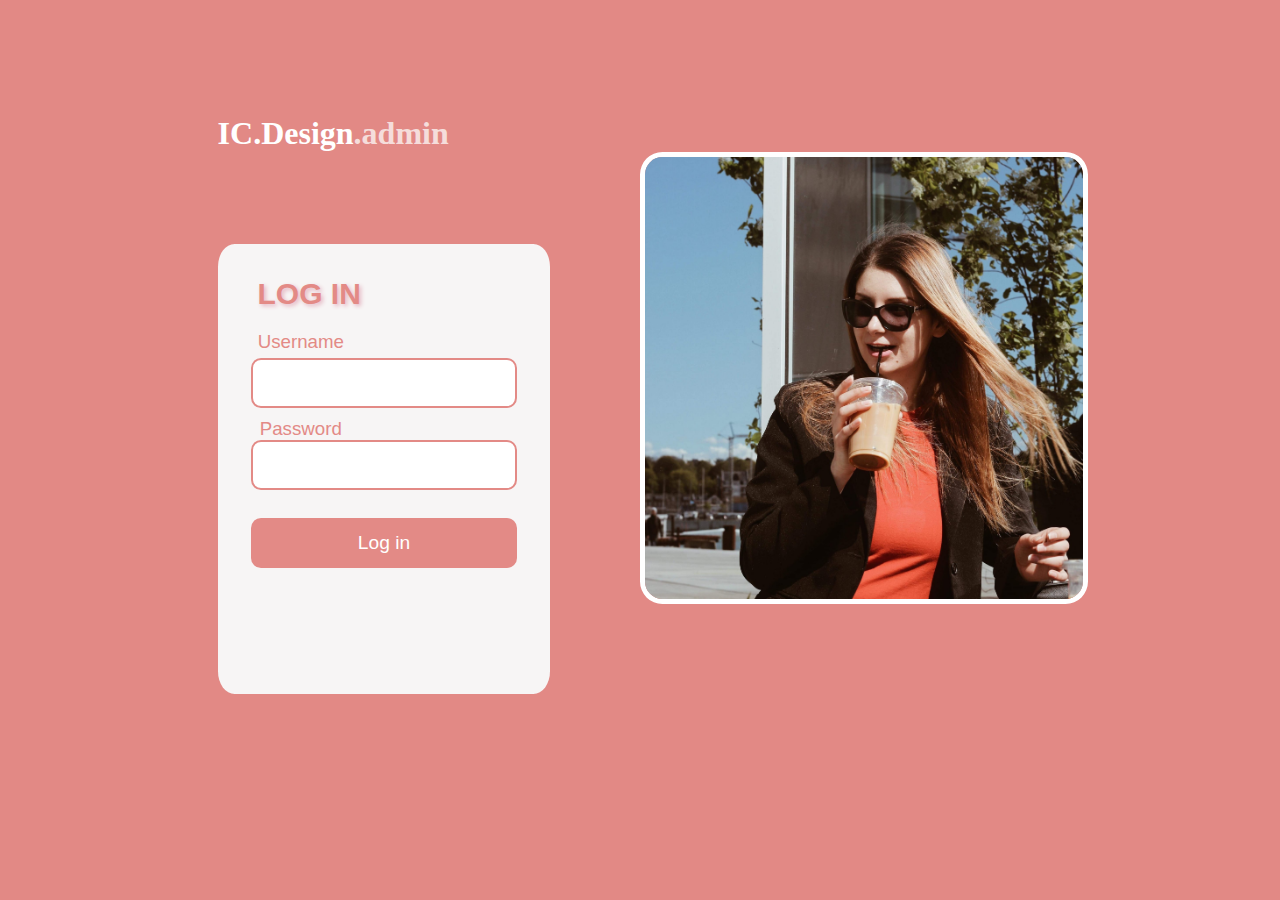
<file: some/index.html>
<!DOCTYPE HTML>
<html lang="en">

<head>
    <meta charset="UTF-8">
     <meta name="viewport" content="width=device-width, initial-scale=1.0">
    <link rel="stylesheet" href="css/mystyle.css">
    <link href="https://fonts.googleapis.com/css2?family=Poppins:wght@400;500;600&display=swap" rel="stylesheet">
    <title>IC.Design | Login </title>
</head>

<body class="body">
<section class="loginpage">
    <div class="tagline">
    <h1 class="admin">IC.Design</h1> <h1 class="admin2">.admin</h1>
        </div>
   <!---
    <img src="images/loginpage.png" class="background">
-->
    <img src="images/127446654_2945791395653981_5817980391354314101_o.jpeg" class="iona" alt="iona">
    </section>
<section class="site">
		
		<main id="content" class="main_content"><div class="loginform">
             <form class="form">
                <h2 class="form_label"><u class="form_label_text">LOG IN</u></h2><br>
               
            </form>
			 <div flex_container>
                 <h3 class="h3">Username</h3>
			<form name="login" class="name">
              
			<input type="text" name="name" size="17" onkeydown="if(event.keyCode==13) event.keyCode=9;" class="formclass" placeholder=""><br>
			<h3 class="h3">Password</h3>
			<input type="text" name="pass" size="17" onkeydown="if(event.keyCode==13) event.keyCode=9;" class="formclass" placeholder=""><br><br>
                
			<input type="button" value="Log in" onclick="javascript:TheLogin(this.form)" class="button">
			</form>
                 </div>
			</div>
		</main>

    </section>
    <script type="text/javascript">
        // PASSWORD PROTECTION SCRIPT        
        function TheLogin() {
        var password = '1111';
        var navn = 'teacher';    
        if (this.document.login.pass.value == password && this.document.login.name.value == navn) {
        //    window.alert("Congratulations, you're in");
            top.location.href="subpages/main.html";
        }
        else {
            if (this.document.login.pass.value != password && this.document.login.name.value != navn)
                window.alert("Not a valid code.");
          
            // not recommended but possible it is, below:
            else if (this.document.login.pass.value != password)
                window.alert("Name is ok, but wrong password.");
            else if (this.document.login.name.value != navn)
                window.alert("You have the password all right, however the username is wrong.");              
          }
        }
    </script>
   
</body>

</html>
</file>
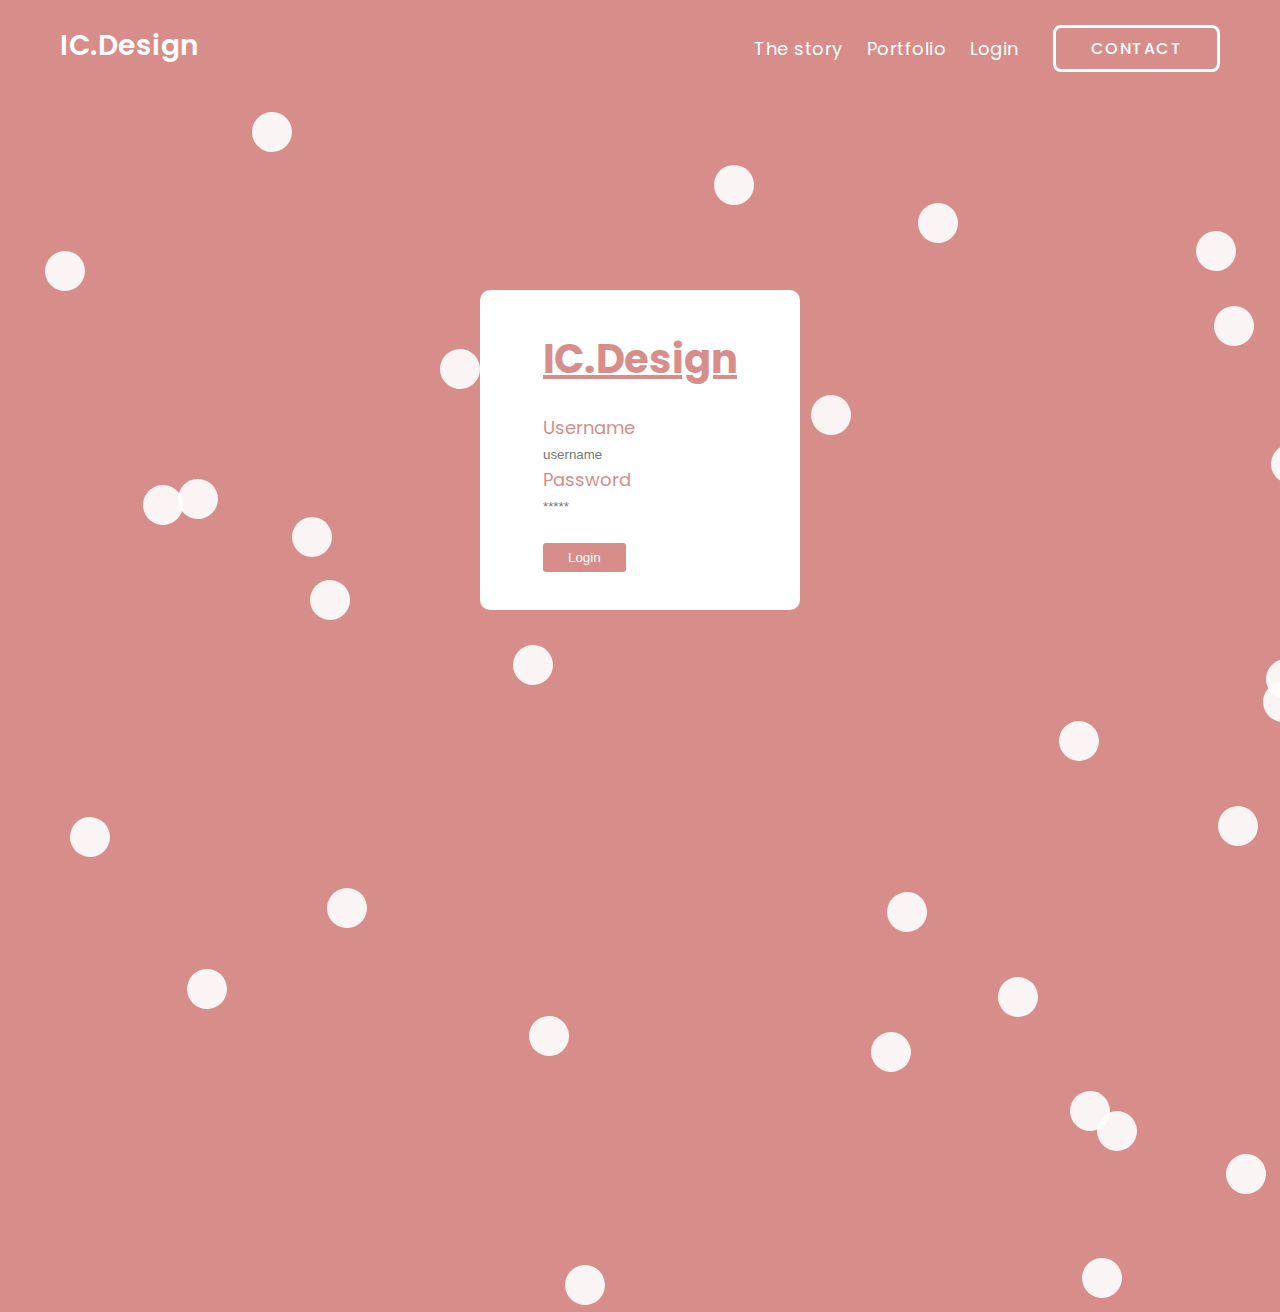
<file: login.html>
<!DOCTYPE HTML>
<html lang="en" dir="ltr">

<head>
    <meta charset="UTF-8">
    <meta name="viewport" content="width=device-width, initial-scale=1.0">
    <title>IC.Design | Login</title>
    <link rel="stylesheet" href="css/login.css">
    <link href="https://fonts.googleapis.com/css2?family=Poppins:wght@400;500;600&display=swap" rel="stylesheet">
    <link rel='icon' href='media/favicon.ico' type='image/x-icon'>
</head>

<body class="page_body">
    <!-- THE NAVIGATION -->
    <header>
        <nav class="topnav">
            <a class="logo-nav" href="index.html">IC.Design</a>
            <div class="nav-right">
                <div class="menu-items">
                    <a href="index.html">The story</a>
                    <a href="https://portfolio.codrean.dk/">Portfolio</a>
                    <a href="login.html">Login</a>
                </div>
                <a href="index.html#contact">
                    <div class="nav-button">CONTACT</div>
                </a>
            </div>
        </nav>
    </header>

    <!-- THE LOGIN FORM -->
    <section class="section">
        <div class="form">
            <form>
                <h2 class="form_label"><u>IC.Design</u></h2><br>
                <label class="form_label" for="username">Username</label>
                <input name="username" type="text" required placeholder="username">
                <label class="form_label" for="password">Password</label>
                <input name="password" type="password" required placeholder="*****"><br><br>
                <button class="submit_button" type="submit">Login</button>
            </form>
        </div>

        <span id="circle"></span>
    </section>

    <script src="js/circles.js"></script>
</body></html>
</file>
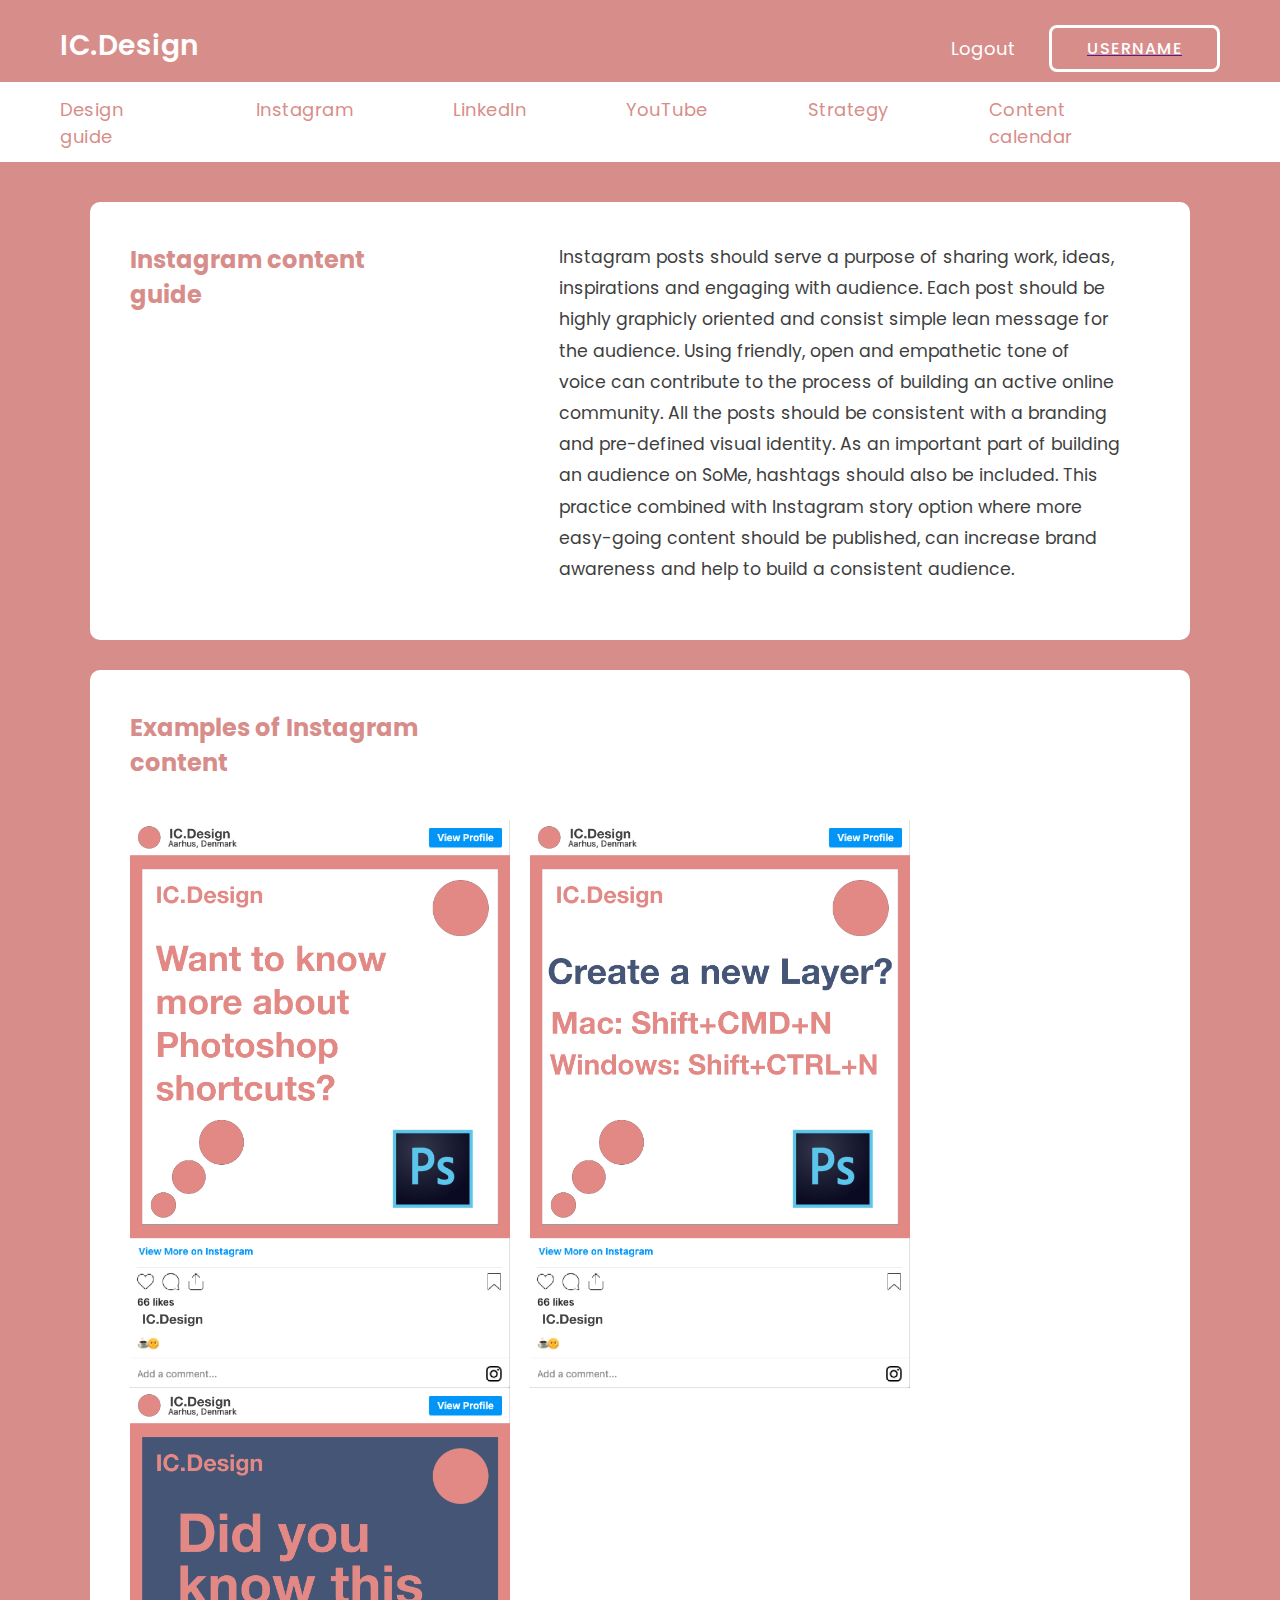
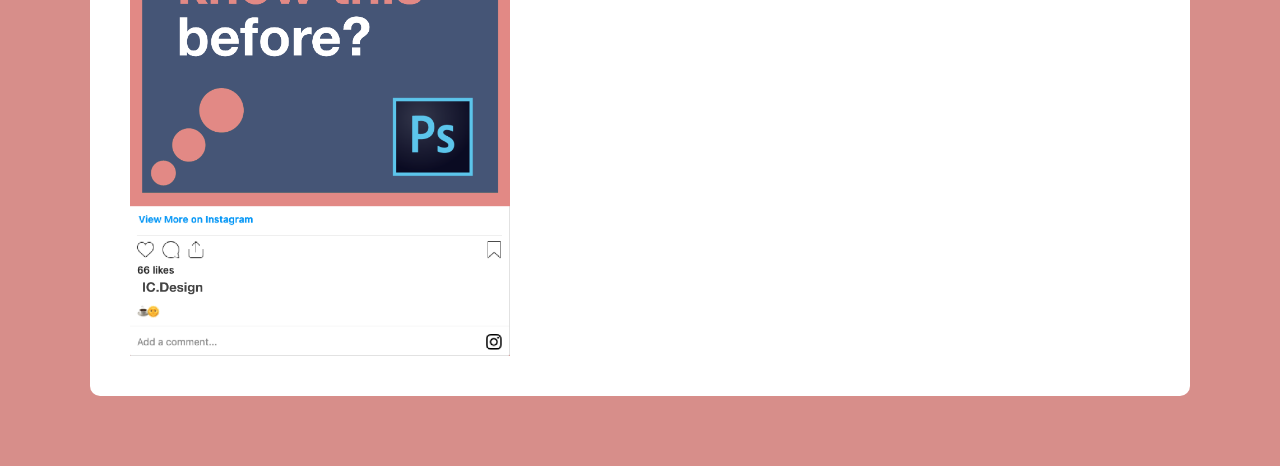
<file: some/subpages/instagram.html>
<!DOCTYPE HTML>
<html lang="en">

<head>
    <meta charset="UTF-8">
    <meta name="viewport" content="width=device-width, initial-scale=1.0">
    <title>IC.Design</title>
    <link rel="stylesheet" href="../css/main.css">
    <link rel="stylesheet" href="../css/subpages.css">
    <link rel="preconnect" href="https://fonts.gstatic.com">
    <link href="https://fonts.googleapis.com/css2?family=Poppins:wght@400;500;600&display=swap" rel="stylesheet">
    <link rel='icon' href='media/favicon.ico' type='image/x-icon'>
    <meta name="description" content="">
</head>

<body class="page_body">
    <header class="header">
        <nav class="topnav">
            <a class="logo-nav" href="../subpages/main.html">IC.Design</a>
            <div class="nav-right">
                <div class="menu-items">
                    <a href="../index.html">Logout</a>
                </div>
                <a href="">
                    <div class="nav-button">USERNAME</div>
                </a>
            </div>
        </nav>
        <nav class="lownav">
            <div class="lowitems">
                <a href="../subpages/designguide.html">Design guide</a>
                <a href="../subpages/instagram.html">Instagram</a>
                <a href="../subpages/linkedin.html">LinkedIn</a>
                <a href="../subpages/youtube.html">YouTube</a>
                <a href="strategy.html">Strategy</a>
                <a href="../subpages/contentcalendar.html">Content calendar</a>
            </div>
        </nav>
    </header>

    <div class="content-container">
        <div class="content">
            <div class="column1">
                <h2>Instagram content guide</h2>
            </div>
            <div class="column2">
                <p>
                    Instagram posts should serve a purpose of sharing work, ideas, inspirations and engaging with
                    audience. Each post should be highly graphicly oriented and consist simple lean message for the
                    audience. Using friendly, open and empathetic tone of voice can contribute to the process of
                    building an active online community. All the posts should be consistent with a branding and
                    pre-defined visual identity. As an important part of building an audience on SoMe, hashtags should
                    also be included. This practice combined with Instagram story option where more easy-going content
                    should be published, can increase brand awareness and help to build a consistent audience.
                </p>
            </div>
        </div>
        <div class="examples">
            <div class="column1">
                <h2>Examples of Instagram content</h2>
            </div>
            <div class="ex-row2">
                <img src="../images/instapost1.png" alt="instagram post 1">
                <img src="../images/instapost2.png" alt="instagram post 2">
                <img src="../images/instapost3.png" alt="instagram post 3">
            </div>
        </div>
    </div>
</body>

</html>
</file>
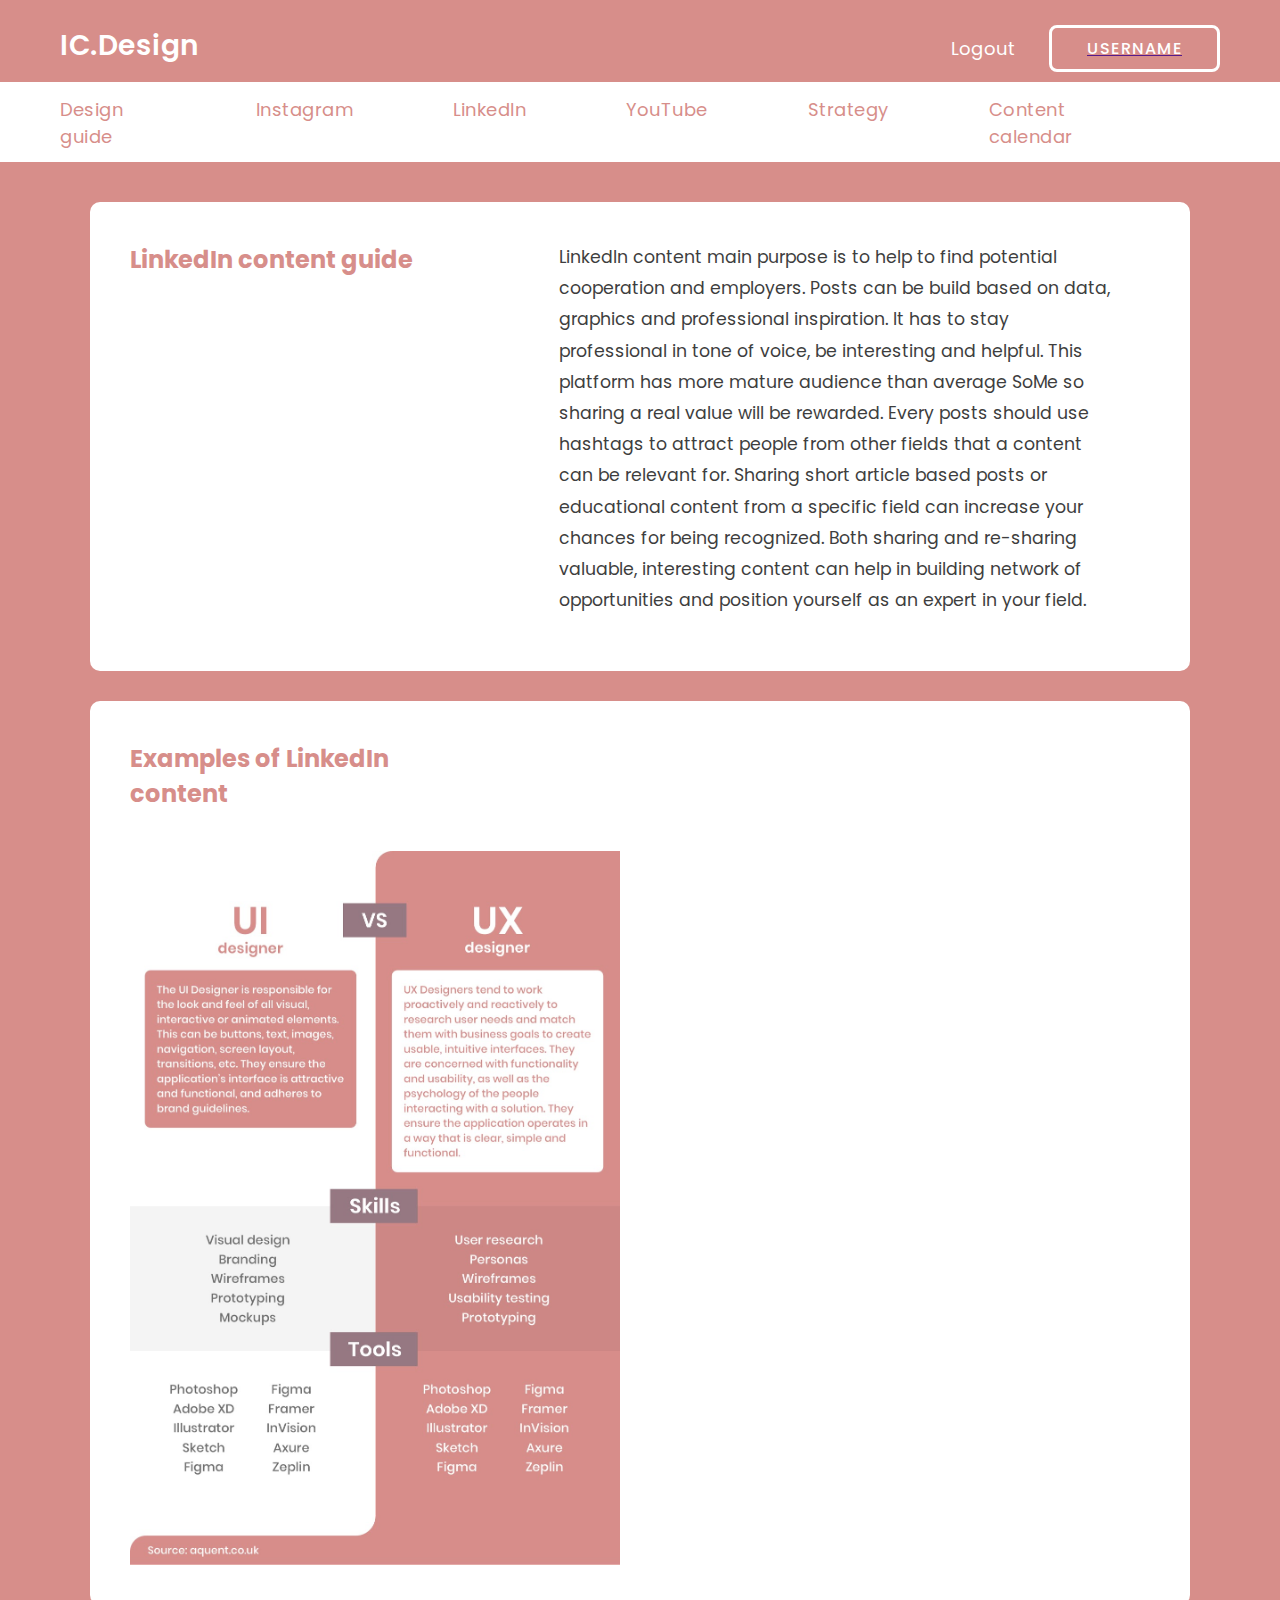
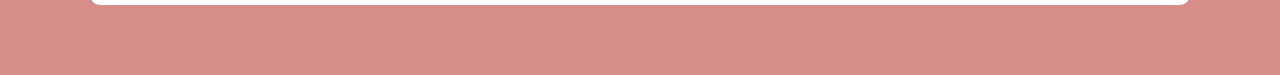
<file: some/subpages/linkedin.html>
<!DOCTYPE HTML>
<html lang="en">

<head>
    <meta charset="UTF-8">
    <meta name="viewport" content="width=device-width, initial-scale=1.0">
    <title>IC.Design</title>
    <link rel="stylesheet" href="../css/main.css">
    <link rel="stylesheet" href="../css/subpages.css">
    <link rel="preconnect" href="https://fonts.gstatic.com">
    <link href="https://fonts.googleapis.com/css2?family=Poppins:wght@400;500;600&display=swap" rel="stylesheet">
    <link rel='icon' href='media/favicon.ico' type='image/x-icon'>
    <meta name="description" content="">
</head>

<body class="page_body">
    <header class="header">
        <nav class="topnav">
            <a class="logo-nav" href="../subpages/main.html">IC.Design</a>
            <div class="nav-right">
                <div class="menu-items">
                    <a href="../index.html">Logout</a>
                </div>
                <a href="">
                    <div class="nav-button">USERNAME</div>
                </a>
            </div>
        </nav>
        <nav class="lownav">
            <div class="lowitems">
                <a href="../subpages/designguide.html">Design guide</a>
                <a href="../subpages/instagram.html">Instagram</a>
                <a href="../subpages/linkedin.html">LinkedIn</a>
                <a href="../subpages/youtube.html">YouTube</a>
                <a href="strategy.html">Strategy</a>
                <a href="../subpages/contentcalendar.html">Content calendar</a>
            </div>
        </nav>
    </header>

    <div class="content-container">
        <div class="content">
            <div class="column1">
                <h2>LinkedIn content guide</h2>
            </div>
            <div class="column2">
                <p>
                    LinkedIn content main purpose is to help to find potential cooperation and employers. Posts can be
                    build based on data, graphics and professional inspiration. It has to stay professional in tone of
                    voice, be interesting and helpful. This platform has more mature audience than average SoMe so
                    sharing a real value will be rewarded. Every posts should use hashtags to attract people from other
                    fields that a content can be relevant for. Sharing short article based posts or educational content
                    from a specific field can increase your chances for being recognized. Both sharing and re-sharing
                    valuable, interesting content can help in building network of opportunities and position yourself as
                    an expert in your field.
                </p>
            </div>
        </div>
        <div class="examples">
            <div class="column1">
                <h2>Examples of LinkedIn content</h2>
            </div>
            <div class="ex-row2">
                <img style="max-width: 50%;"src="../images/linkedin-infographic.jpeg" alt="LinkedIn Infographic">
            </div>
        </div>
    </div>

</body>

</html>
</file>
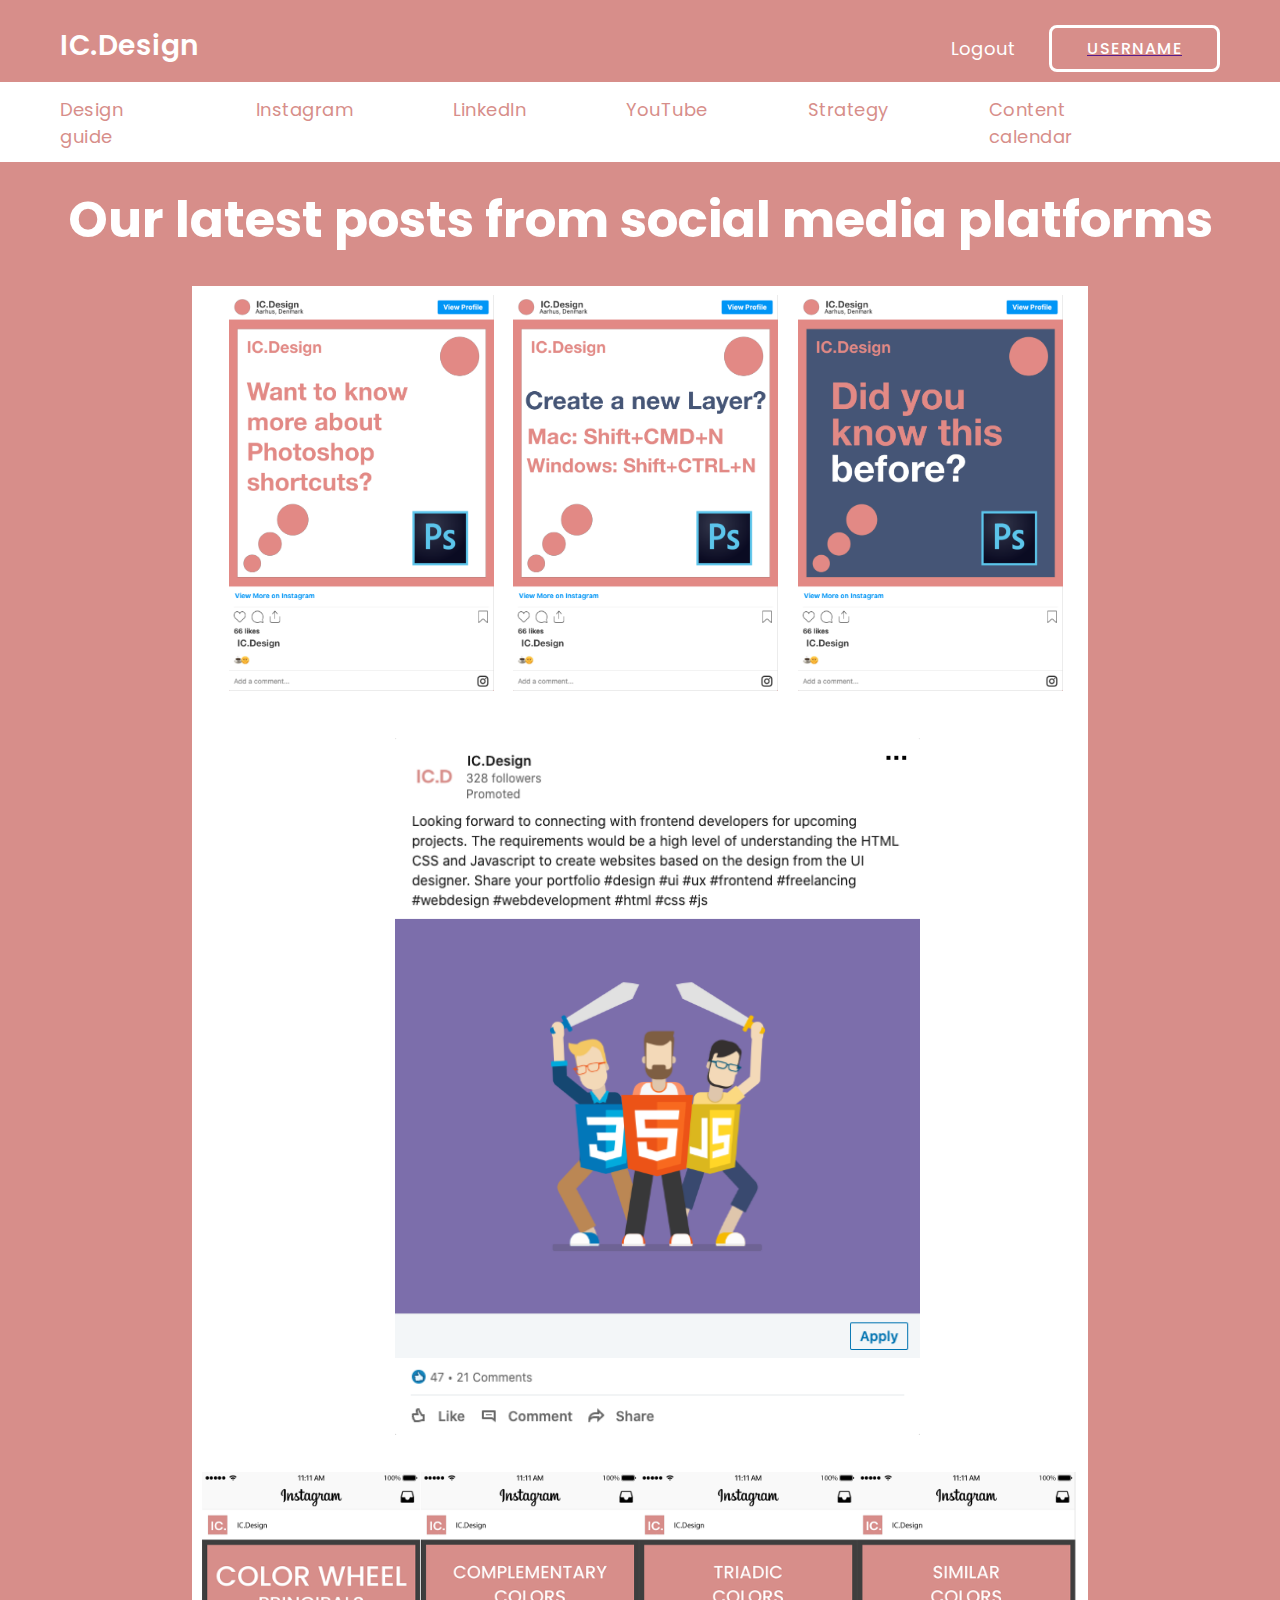
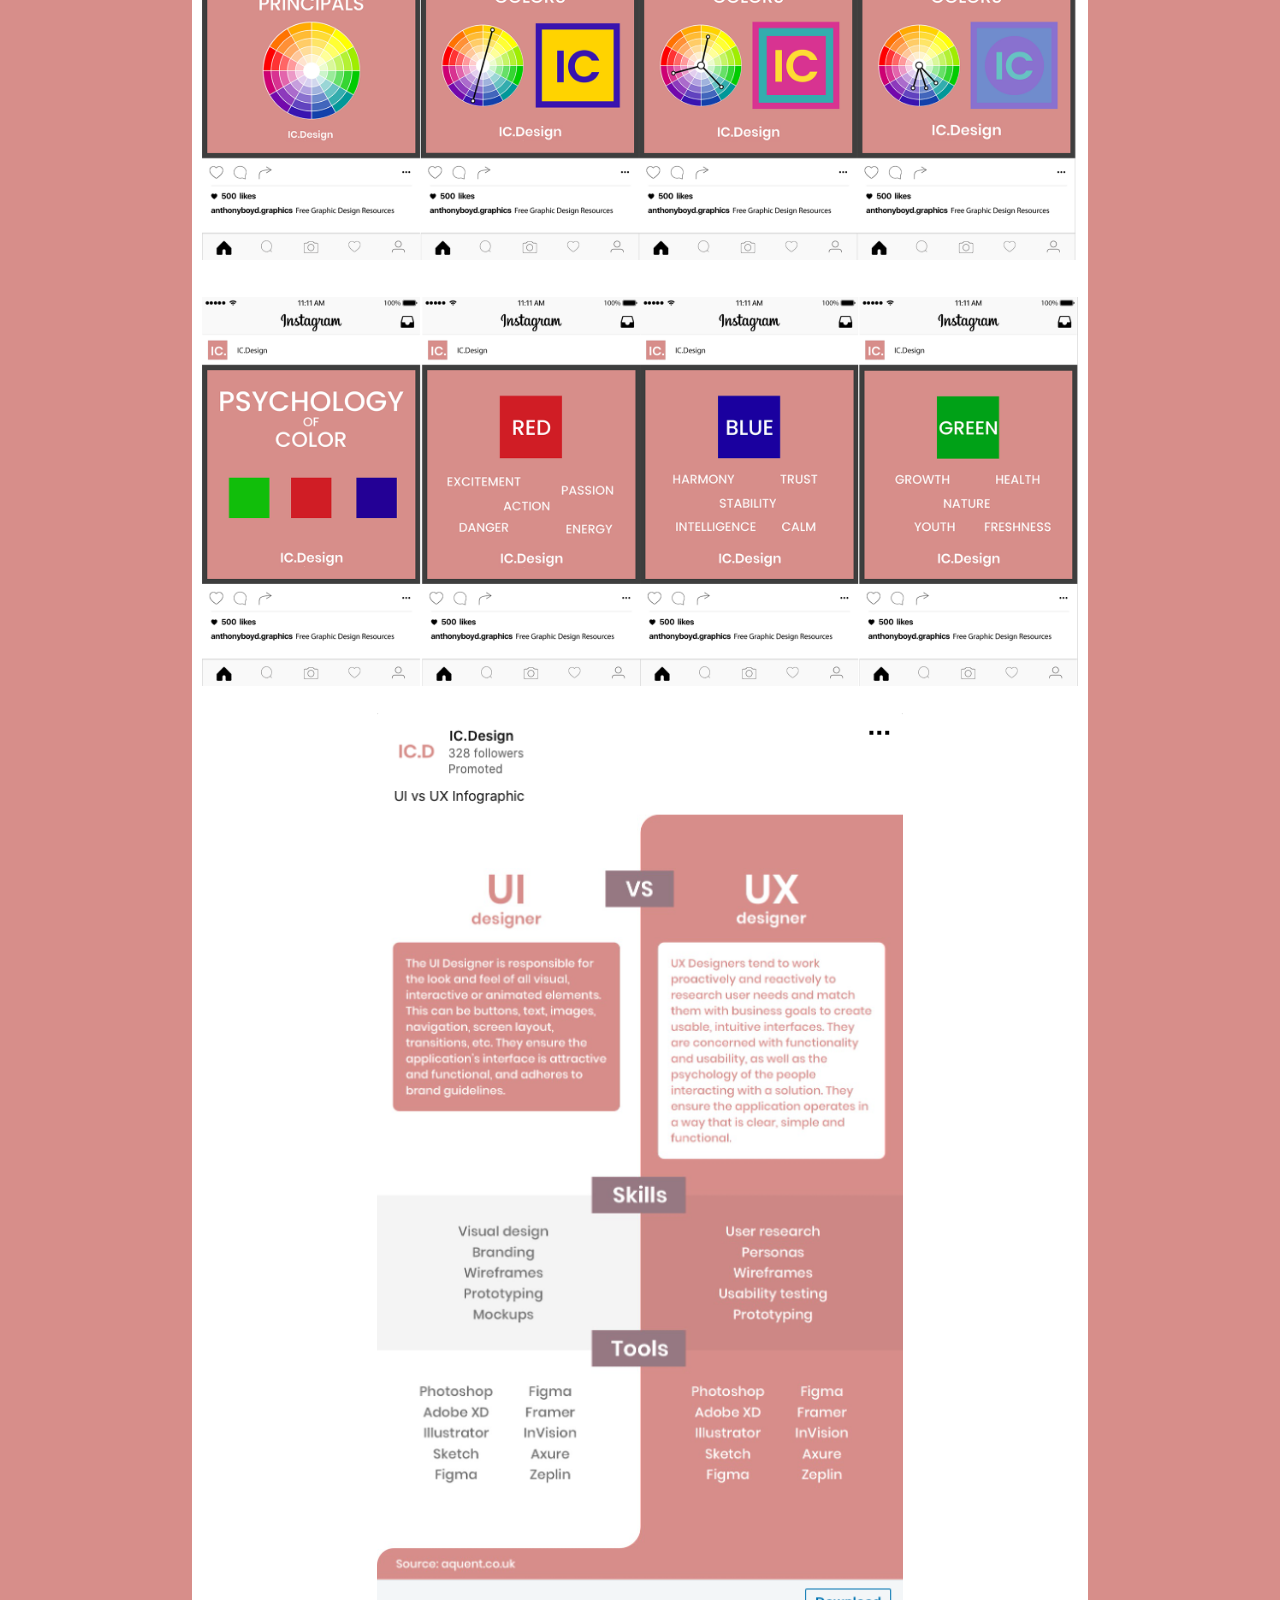
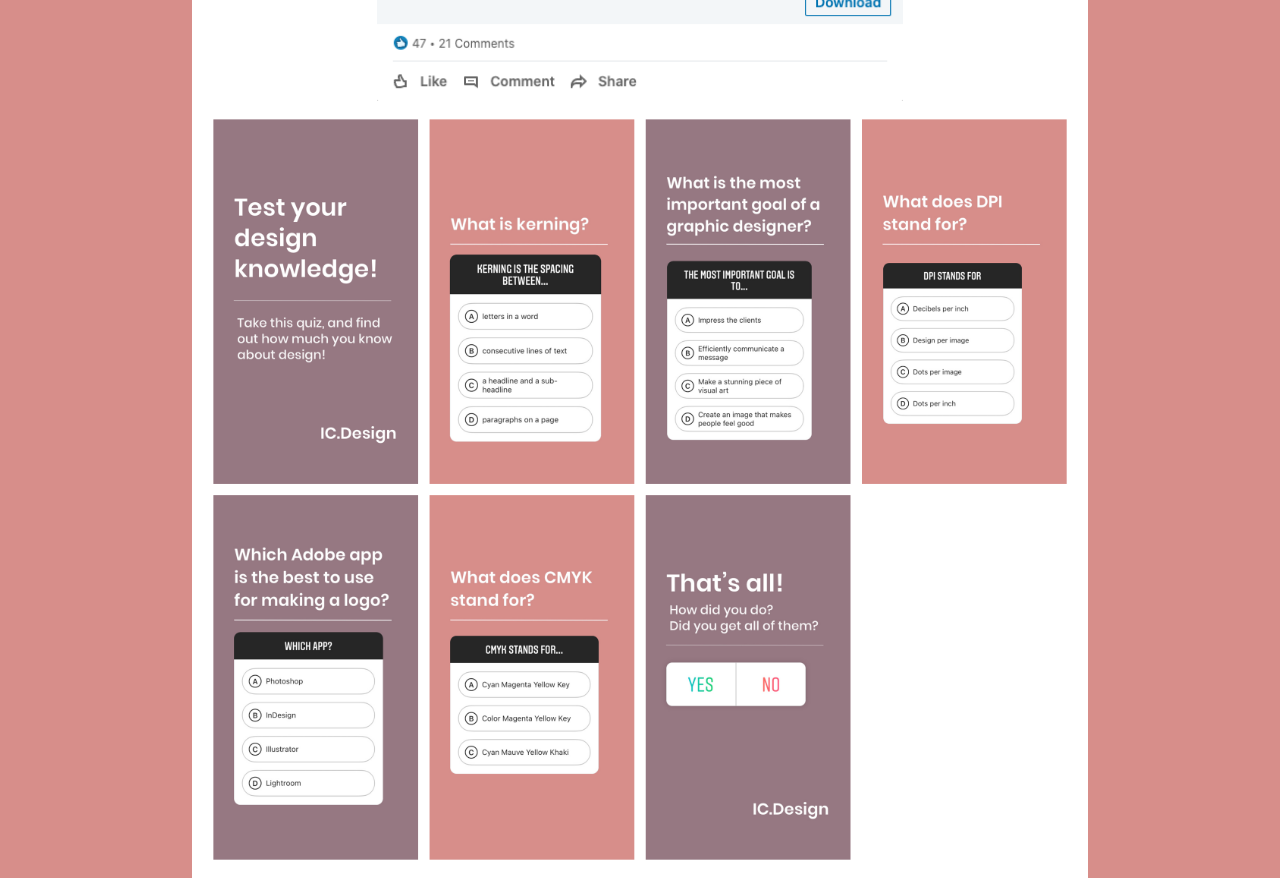
<file: some/subpages/main.html>
<!DOCTYPE HTML>
<html lang="en">

<head>
    <meta charset="UTF-8">
    <meta name="viewport" content="width=device-width, initial-scale=1.0">
    <title>IC.Design</title>
    <link rel="stylesheet" href="../css/main.css">
    <link rel="preconnect" href="https://fonts.gstatic.com">
    <link href="https://fonts.googleapis.com/css2?family=Poppins:wght@400;500;600&display=swap" rel="stylesheet">
    <link rel='icon' href='media/favicon.ico' type='image/x-icon'>
    <meta name="description" content="">
</head>

<body class="page_body">
    <header class="header">
        <nav class="topnav">
            <a class="logo-nav" href="../subpages/main.html">IC.Design</a>
            <div class="nav-right">
                <div class="menu-items">
                    <a href="../index.html">Logout</a>
                </div>
                <a href="">
                    <div class="nav-button">USERNAME</div>

                </a>
            </div>
        </nav>
        <nav class="lownav">
            <div class="lowitems">
                <a href="../subpages/designguide.html">Design guide</a>
                <a href="../subpages/instagram.html">Instagram</a>
                <a href="../subpages/linkedin.html">LinkedIn</a>
                <a href="../subpages/youtube.html">YouTube</a>
                <a href="strategy.html">Strategy</a>
                <a href="../subpages/contentcalendar.html">Content calendar</a>
            </div>
        </nav>
    </header>
    <main class="main">

        <h3 class="our">Our latest posts from social media platforms</h3>
    
       
<section class="newsfeed">
                

    
    <div class="newsfeedcontent">
<img src="../images/instapost1.png" alt="instapost1" class="newsfeedcontent">
        <img src="../images/instapost2.png" alt="instapost2" class="newsfeedcontent">
        <img src="../images/instapost3.png" alt="instapost3" class="newsfeedcontent">
                
    </div>
    <img src="../images/linkedin-ad-mockup.png" alt="linkedinpost" class="linkedinpost">
                <img src="../images/161360212_2122930874514589_3935697488435771280_n.png" class="test" alt="instapost4">
    <img src="../images/162358061_1083363615484556_912476165589700989_n.png" class="test" alt="instapost4">
               
    <img src="../images/linkedininfographic.png" class="linkedininfographic" alt="linkedininfographic">
    <img src="../images/IGquiz.png" class="djinstapost" alt="instagram quiz">
            </section>

    </main>


</body></html>
</file>
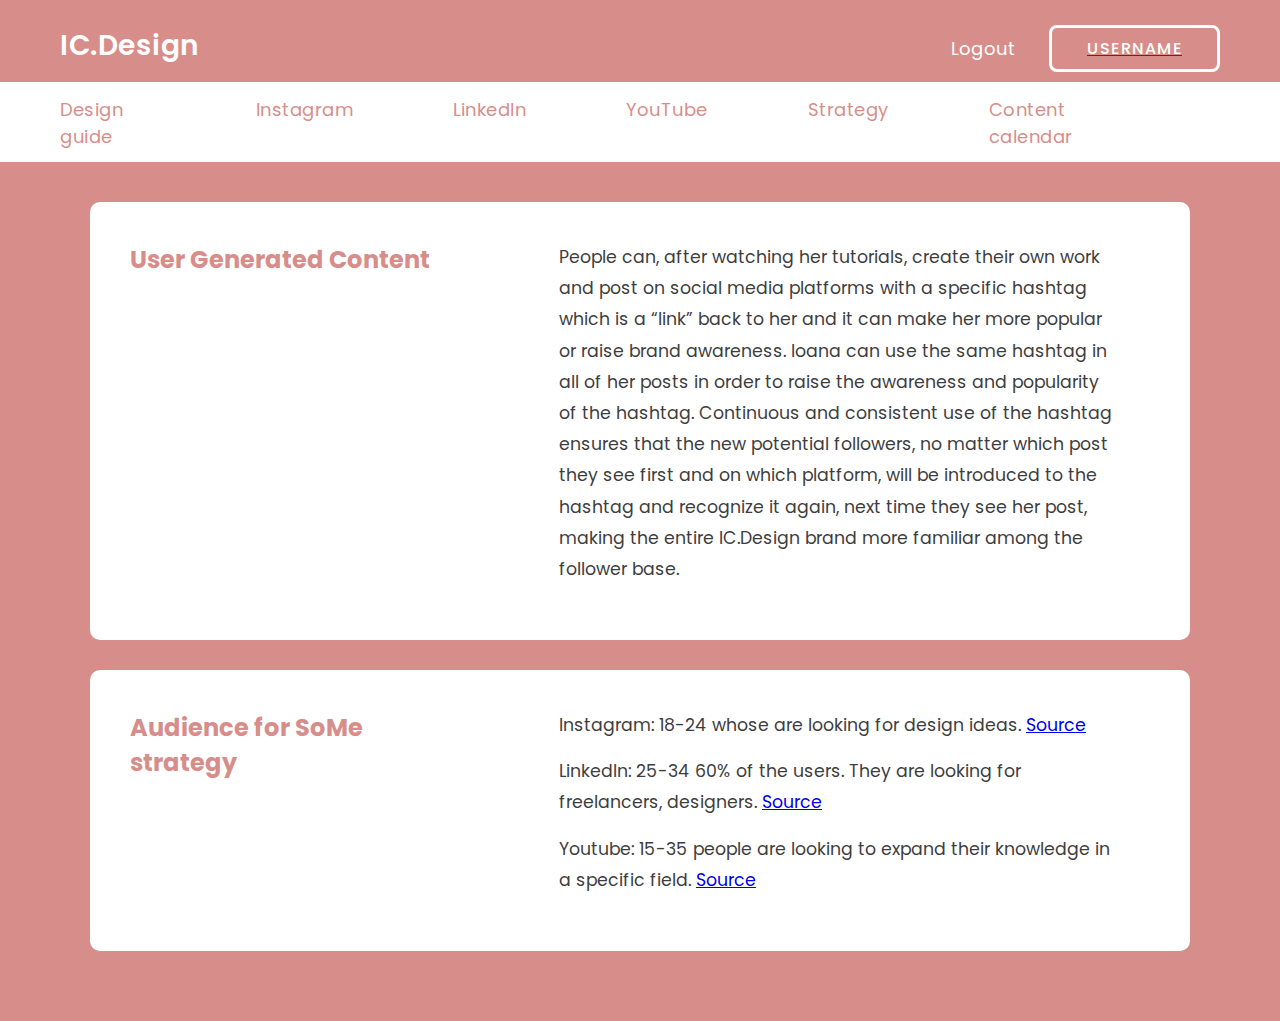
<file: some/subpages/strategy.html>
<!DOCTYPE HTML>
<html lang="en">

<head>
    <meta charset="UTF-8">
    <meta name="viewport" content="width=device-width, initial-scale=1.0">
    <title>IC.Design</title>
    <link rel="stylesheet" href="../css/main.css">
    <link rel="stylesheet" href="../css/subpages.css">
    <link rel="preconnect" href="https://fonts.gstatic.com">
    <link href="https://fonts.googleapis.com/css2?family=Poppins:wght@400;500;600&display=swap" rel="stylesheet">
    <link rel='icon' href='media/favicon.ico' type='image/x-icon'>
    <meta name="description" content="">
</head>

<body>

    <body class="page_body">
        <header class="header">
            <nav class="topnav">
                <a class="logo-nav" href="../subpages/main.html">IC.Design</a>
                <div class="nav-right">
                    <div class="menu-items">
                        <a href="../index.html">Logout</a>
                    </div>
                    <a href="">
                        <div class="nav-button">USERNAME</div>

                    </a>
                </div>
            </nav>
            <nav class="lownav">
                <div class="lowitems">
                    <a href="../subpages/designguide.html">Design guide</a>
                    <a href="../subpages/instagram.html">Instagram</a>
                    <a href="../subpages/linkedin.html">LinkedIn</a>
                    <a href="../subpages/youtube.html">YouTube</a>
                    <a href="strategy.html">Strategy</a>
                    <a href="../subpages/contentcalendar.html">Content calendar</a>
                </div>
            </nav>
        </header>
        <div class="content-container">
            <div class="content">
                <div class="column1">
                    <h2>User Generated Content</h2>
                </div>
                <div class="column2">
                    <p>
                        People can, after watching her tutorials, create their own work and post on social media
                        platforms
                        with a specific hashtag which is a “link” back to her and it can make her more popular or raise
                        brand awareness. Ioana can use the same hashtag in all of her posts in order to raise the
                        awareness
                        and popularity of the hashtag. Continuous and consistent use of the hashtag ensures that the new
                        potential followers, no matter which post they see first and on which platform, will be
                        introduced
                        to the hashtag and recognize it again, next time they see her post, making the entire IC.Design
                        brand more familiar among the follower base.
                    </p>
                </div>
            </div>

            <div class="content">
                <div class="column1">
                    <h2>Audience for SoMe strategy</h2>
                </div>
                <div class="column2">
                    <p>
                        Instagram: 18-24 whose are looking for design ideas.
                        <a href="https://hootsuite.com/resources/digital2020-q4-update">Source</a>
                    </p>

                    <p>LinkedIn: 25-34 60% of the users. They are looking for freelancers, designers.
                        <a href="https://www.statista.com/statistics/273505/global-linkedin-age-group/">Source</a></p>

                    <p>
                        Youtube: 15-35 people are looking to expand their knowledge in a specific field.
                        <a  href="https://www.omnicoreagency.com/youtube-statistics/">Source</a></p>
                    </p>
                </div>
            </div>

        </div>
    </body>
</file>
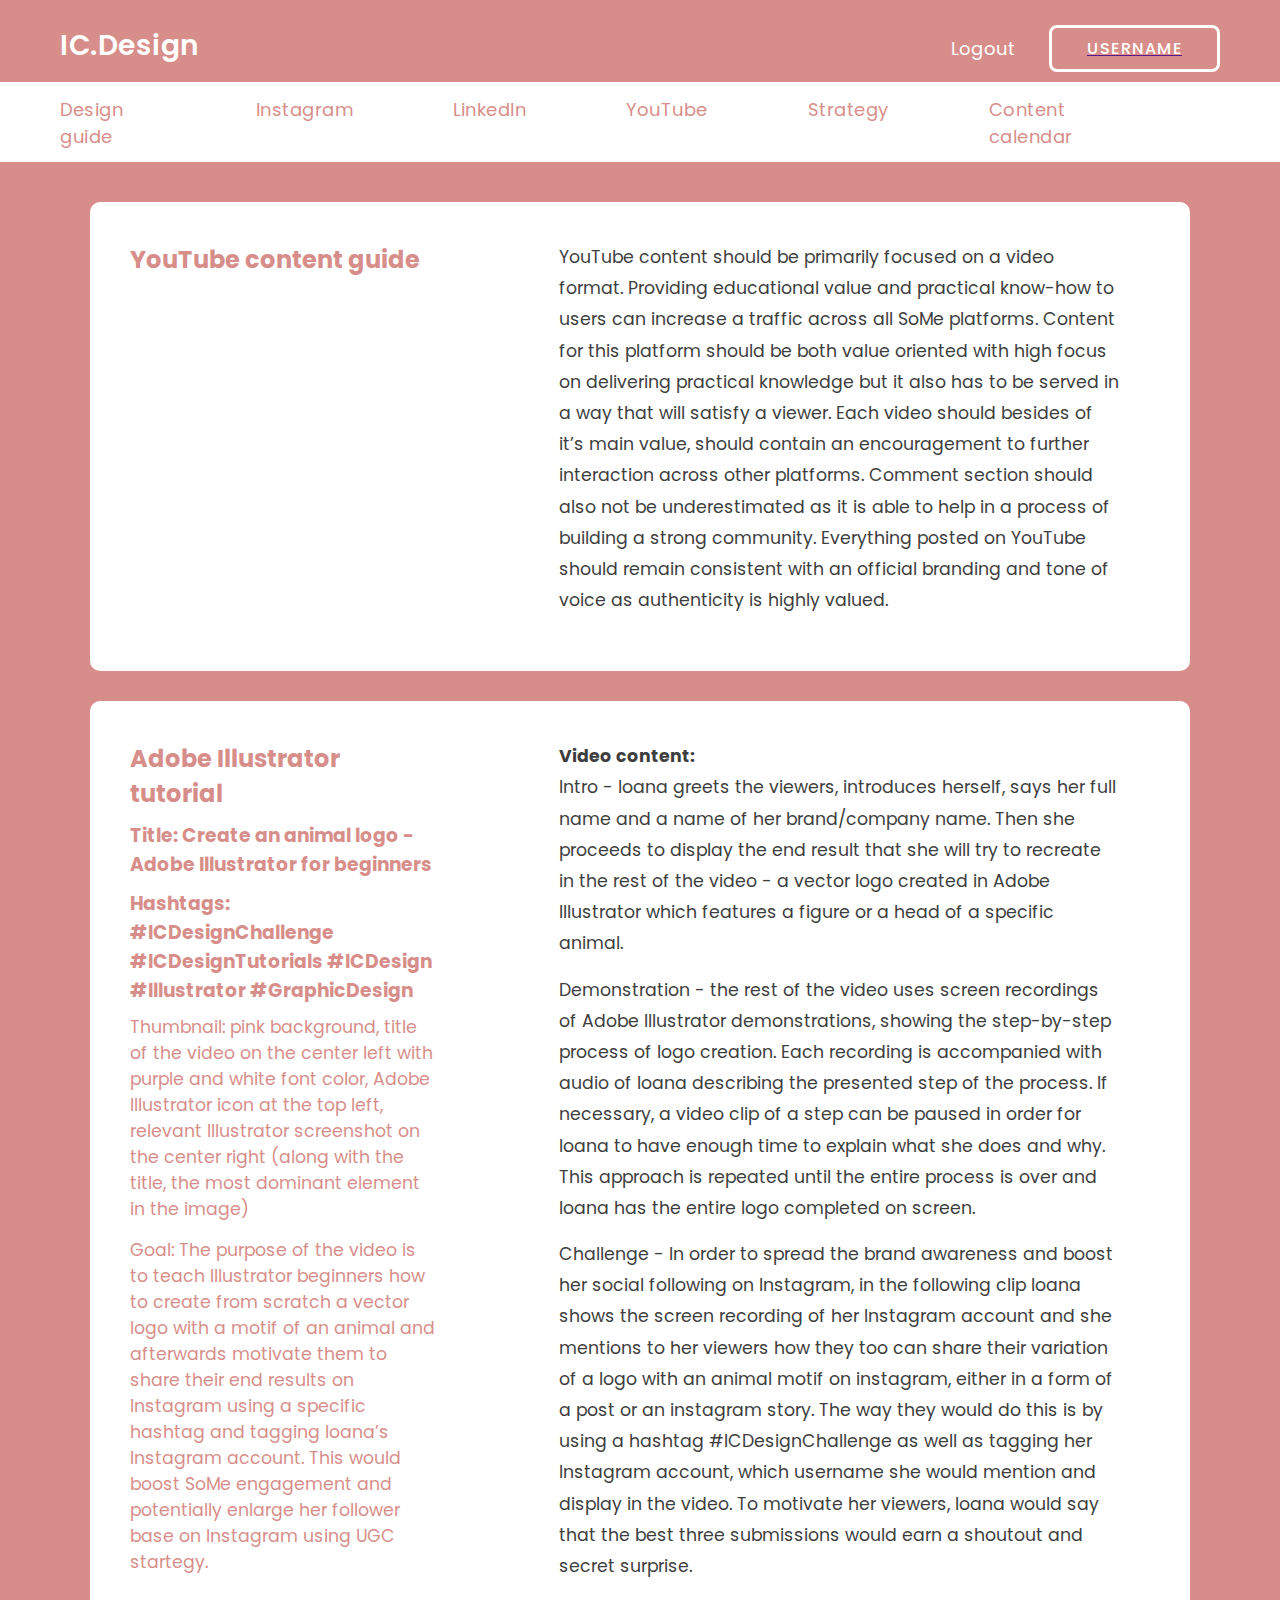
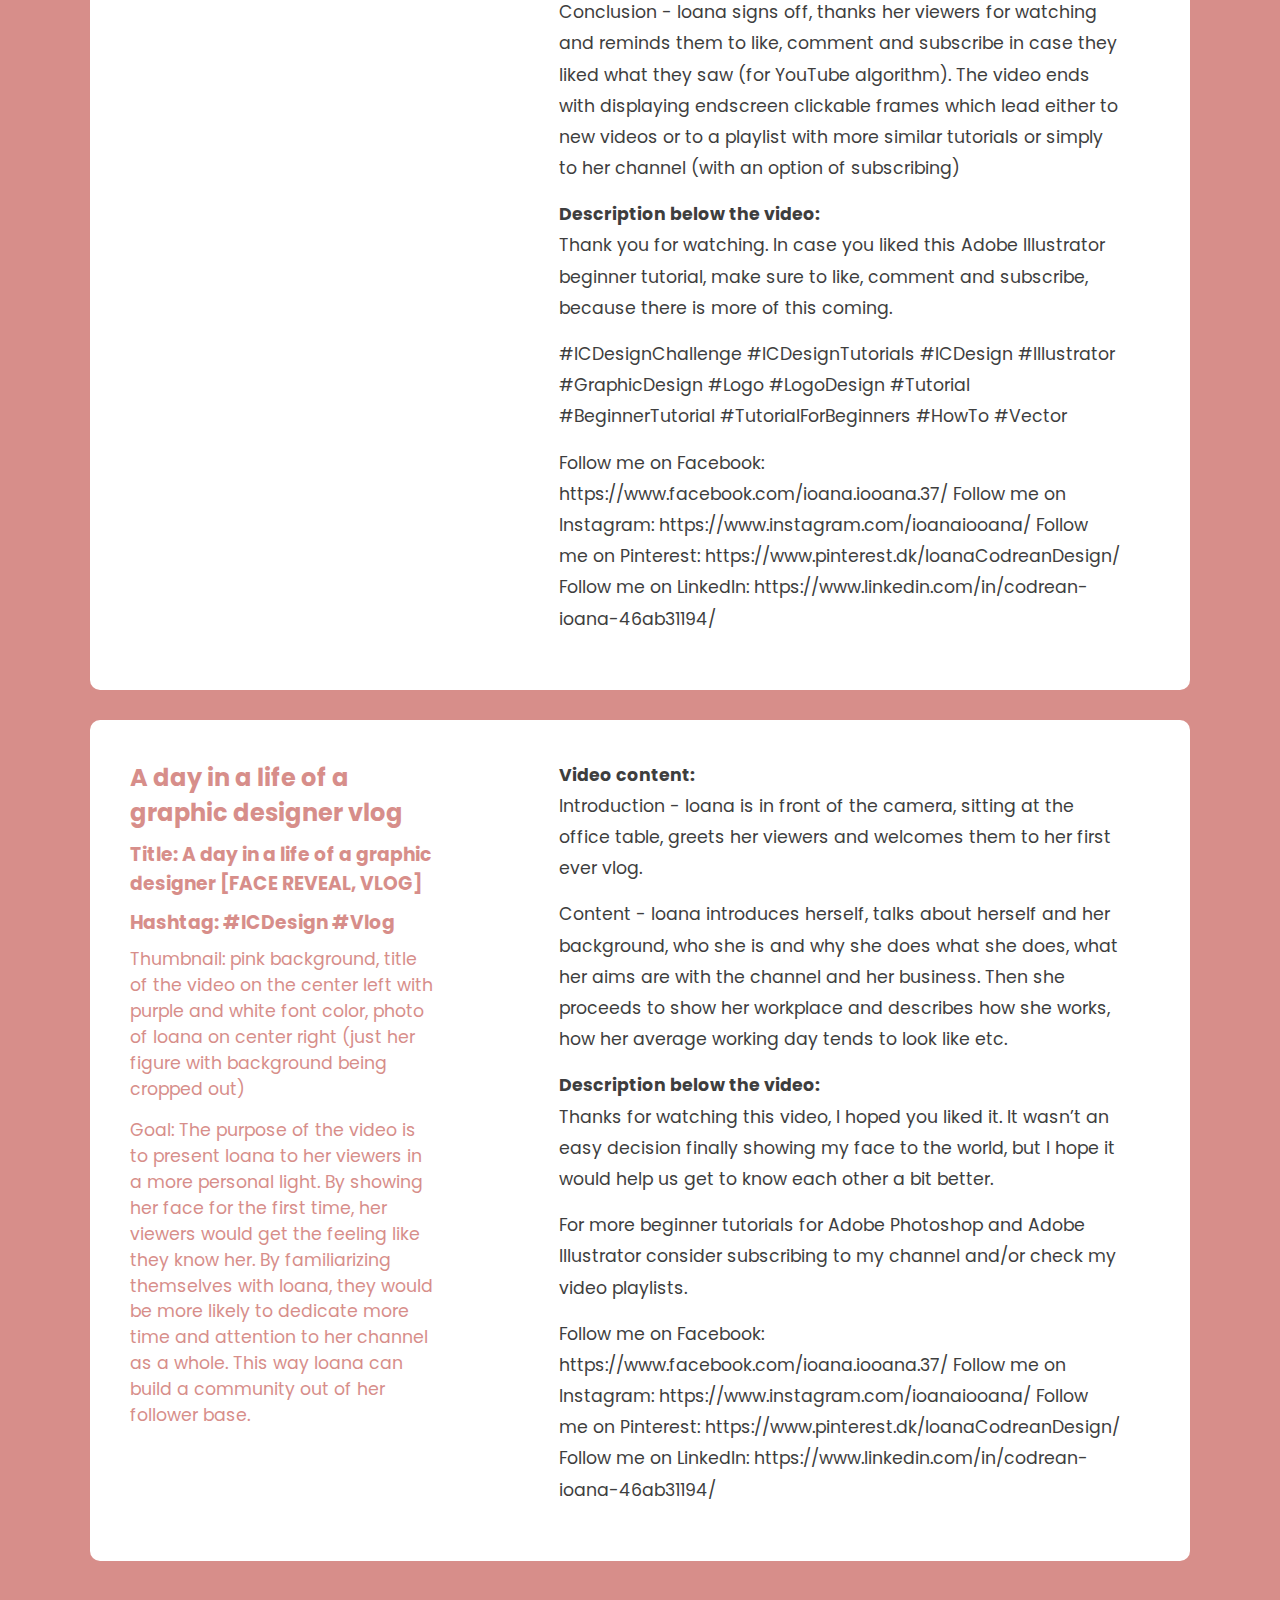
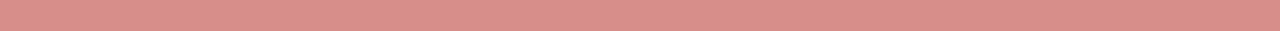
<file: some/subpages/youtube.html>
<!DOCTYPE HTML>
<html lang="en">

<head>
    <meta charset="UTF-8">
    <meta name="viewport" content="width=device-width, initial-scale=1.0">
    <title>IC.Design</title>
    <link rel="stylesheet" href="../css/main.css">
    <link rel="stylesheet" href="../css/subpages.css">
    <link rel="preconnect" href="https://fonts.gstatic.com">
    <link href="https://fonts.googleapis.com/css2?family=Poppins:wght@400;500;600&display=swap" rel="stylesheet">
    <link rel='icon' href='media/favicon.ico' type='image/x-icon'>
    <meta name="description" content="">
</head>

<body class="page_body">
    <header class="header">
        <nav class="topnav">
            <a class="logo-nav" href="../subpages/main.html">IC.Design</a>
            <div class="nav-right">
                <div class="menu-items">
                    <a href="../index.html">Logout</a>
                </div>
                <a href="">
                    <div class="nav-button">USERNAME</div>
                </a>
            </div>
        </nav>
        <nav class="lownav">
            <div class="lowitems">
                <a href="../subpages/designguide.html">Design guide</a>
                <a href="../subpages/instagram.html">Instagram</a>
                <a href="../subpages/linkedin.html">LinkedIn</a>
                <a href="../subpages/youtube.html">YouTube</a>
                <a href="strategy.html">Strategy</a>
                <a href="../subpages/contentcalendar.html">Content calendar</a>
            </div>
        </nav>
    </header>
    <div class="content-container">
        <div class="content">
            <div class="column1">
                <h2>YouTube content guide</h2>
            </div>
            <div class="column2">
                <p>
                    YouTube content should be primarily focused on a video format. Providing educational value and
                    practical know-how to users can increase a traffic across all SoMe platforms. Content for this
                    platform should be both value oriented with high focus on delivering practical knowledge but it also
                    has to be served in a way that will satisfy a viewer. Each video should besides of it’s main value,
                    should contain an encouragement to further interaction across other platforms. Comment section
                    should also not be underestimated as it is able to help in a process of building a strong community.
                    Everything posted on YouTube should remain consistent with an official branding and tone of voice as
                    authenticity is highly valued.
                </p>
            </div>
        </div>
        <div class="content">
            <div class="column1">
                <h2>Adobe Illustrator tutorial</h2>

                <h3>Title: Create an animal logo - Adobe Illustrator for beginners</h3>

                <h3>Hashtags: #ICDesignChallenge #ICDesignTutorials #ICDesign #Illustrator #GraphicDesign</h3>
                <p>
                    Thumbnail: pink background, title of the video on the center left with purple and white font
                    color,
                    Adobe
                    Illustrator icon at the top left, relevant Illustrator screenshot on the center right (along
                    with
                    the title,
                    the
                    most dominant element in the image)
                </p>
                <p>
                    Goal: The purpose of the video is to teach Illustrator beginners how to create from scratch a
                    vector
                    logo
                    with a
                    motif of an animal and afterwards motivate them to share their end results on Instagram using a
                    specific
                    hashtag
                    and tagging Ioana’s Instagram account. This would boost SoMe engagement and potentially enlarge
                    her
                    follower
                    base on Instagram using UGC startegy.
                </p>
            </div>
            <div class="column2">
                <b>Video content:</b>
                <p>
                    Intro - Ioana greets the viewers, introduces herself, says her full name and a name of her
                    brand/company
                    name.
                    Then she proceeds to display the end result that she will try to recreate in the rest of the
                    video - a
                    vector
                    logo created in Adobe Illustrator which features a figure or a head of a specific animal.
                </p>
                <p>
                    Demonstration - the rest of the video uses screen recordings of Adobe Illustrator
                    demonstrations, showing
                    the
                    step-by-step process of logo creation. Each recording is accompanied with audio of Ioana
                    describing the
                    presented step of the process. If necessary, a video clip of a step can be paused in order for
                    Ioana to have
                    enough time to explain what she does and why. This approach is repeated until the entire process
                    is over and
                    Ioana has the entire logo completed on screen.
                </p>
                <p>
                    Challenge - In order to spread the brand awareness and boost her social following on Instagram,
                    in the
                    following
                    clip Ioana shows the screen recording of her Instagram account and she mentions to her viewers
                    how they too
                    can
                    share their variation of a logo with an animal motif on instagram, either in a form of a post or
                    an
                    instagram
                    story. The way they would do this is by using a hashtag #ICDesignChallenge as well as tagging
                    her Instagram
                    account, which username she would mention and display in the video. To motivate her viewers,
                    Ioana would say
                    that the best three submissions would earn a shoutout and secret surprise.
                </p>
                <p>
                    Conclusion - Ioana signs off, thanks her viewers for watching and reminds them to like, comment
                    and
                    subscribe in
                    case they liked what they saw (for YouTube algorithm). The video ends with displaying endscreen
                    clickable
                    frames
                    which lead either to new videos or to a playlist with more similar tutorials or simply to her
                    channel (with
                    an
                    option of subscribing)
                </p>
                <b>
                    Description below the video:
                </b>
                <p>
                    Thank you for watching. In case you liked this Adobe Illustrator beginner tutorial, make sure to
                    like,
                    comment
                    and subscribe, because there is more of this coming.
                </p>
                <p>
                    #ICDesignChallenge #ICDesignTutorials #ICDesign #Illustrator #GraphicDesign #Logo #LogoDesign
                    #Tutorial
                    #BeginnerTutorial #TutorialForBeginners #HowTo #Vector
                </p>
                <p>
                    Follow me on Facebook: https://www.facebook.com/ioana.iooana.37/
                    Follow me on Instagram: https://www.instagram.com/ioanaiooana/
                    Follow me on Pinterest: https://www.pinterest.dk/IoanaCodreanDesign/
                    Follow me on LinkedIn: https://www.linkedin.com/in/codrean-ioana-46ab31194/
                </p>
            </div>
        </div>
        <div class="content">
            <div class="column1">
                <h2>A day in a life of a graphic designer vlog</h2>

                <h3>Title: A day in a life of a graphic designer [FACE REVEAL, VLOG]</h3>

                <h3>Hashtag: #ICDesign #Vlog</h3>

                <p>Thumbnail: pink background, title of the video on the center left with purple and white font color,
                    photo of Ioana on center right (just her figure with background being cropped out)</p>

                <p>Goal: The purpose of the video is to present Ioana to her viewers in a more personal light. By
                    showing her face for the first time, her viewers would get the feeling like they know her. By
                    familiarizing themselves with Ioana, they would be more likely to dedicate more time and attention
                    to her channel as a whole. This way Ioana can build a community out of her follower base.</p>
            </div>
            <div class="column2">
                <b>Video content:</b>

                <p>Introduction - Ioana is in front of the camera, sitting at the office table, greets her viewers and
                    welcomes them to her first ever vlog.</p>

                <p>Content - Ioana introduces herself, talks about herself and her background, who she is and why
                    she does what she does, what her aims are with the channel and her business. Then she proceeds to
                    show her workplace and describes how she works, how her average working day tends to look like etc.
                </p>

                <b>Description below the video:</b>

                <p>Thanks for watching this video, I hoped you liked it. It wasn’t an easy decision finally showing my
                    face to the world, but I hope it would help us get to know each other a bit better.</p>

                <p>For more beginner tutorials for Adobe Photoshop and Adobe Illustrator consider subscribing to my
                    channel and/or check my video playlists.</p>

                <p>Follow me on Facebook: https://www.facebook.com/ioana.iooana.37/
                    Follow me on Instagram: https://www.instagram.com/ioanaiooana/
                    Follow me on Pinterest: https://www.pinterest.dk/IoanaCodreanDesign/
                    Follow me on LinkedIn: https://www.linkedin.com/in/codrean-ioana-46ab31194/</p>
            </div>
        </div>
    </div>


</body>

</html>
</file>
<file: css/login.css>
*,
:after,
:before {
    margin: 0;
    padding: 0;
    border: 0;
    box-sizing: border-box;
}

html {
    font-size: 100%;
}

.page_body {
    font-family: 'Poppins', sans-serif;
    font-weight: 400;
    margin: 0 auto;
    background-color: #D78E8A;
}

a {
    text-decoration: none;
}

h2 {
    font-size: 40px;
}

p {
    font-size: 20px;
    line-height: 1.7;
}

label {
    color: #fff;
    font-size: 18px;
}

/* Navigation */

.topnav {
    width: 100%;
    justify-content: center;
    vertical-align: middle;
    padding: 25px 60px;
    overflow: hidden;
    position: relative;
    display: flex;
    justify-content: space-between;
    position: absolute;
    z-index: 2;
}

.nav-right {
    display: flex;
    align-items: center;
}

.logo-nav {
    color: #fff;
    font-weight: 600;
    margin-right: 24px;
    font-size: 28px;
    letter-spacing: 0.5px;
}

.menu-items {
    display: flex;
}

.menu-items a {
    text-decoration: none;
    color: #fff;
    margin-right: 24px;
    font-size: 18px;
    letter-spacing: 0.5px;
    display: flex;
}

.logo-nav:hover {
    opacity: 70%;
}

.menu-items a:hover {
    opacity: 70%;
}

.topnav a.active {
    text-decoration: underline;
}

.nav-button {
    margin-left: 10px;
    background-color: #D78E8A;
    border: 3px solid #fff;
    color: #fff;
    font-family: inherit;
    font-weight: 500;
    font-size: 16px;
    padding: 8px 35px;
    border-radius: 8px;
    cursor: pointer;
    letter-spacing: 1.5px;
}

.nav-button:hover {
    background-color: #fff;
    color: #D78E8A;
}

/* Form */

.section {
    padding-top: 70px;
}

.form {
    display: flex;
    justify-content: center;
    align-items: center;
    align-self: center;
    width: 25vw;
    height: 25vw;
    background-color: #fff;
    padding: 10vw;
    border-radius: 10px;
    position: absolute;
    top: 50%;
    left: 50%;
    transform: translate(-50%, -50%);
    z-index: 2;
}

.form_label {
    color: #D78E8A;
}

.submit_button {
    background-color: #D78E8A;
    color: #fff;
    padding: 7px 25px;
    border-radius: 3px;
}

.submit_button:hover {
    opacity: 70%;
}


.white {
    position: relative;
    width: 40px;
    height: 40px;
    background-color: white;
    opacity: 0.9;
    border-radius: 50%;
    display:flex;
    z-index: 1;
}
</file>
<file: some/css/subpages.css>
h1 {
    color: #D78E8A;
}

h2 {
    color: #D78E8A;
}

h3 {
    color: #D78E8A;
}

h4 {
    color: #D78E8A;
}

p,
b {
    color: #3E3E3E;
    font-size: 13pt;
    line-height: 1.8;
    margin-bottom: 15px;
}

img {
    max-width: 400px;
    padding-right: 20px;
}

.content-container {
    display: flex;
    margin: 40px 60px;
    flex-direction: column;
}

.content {
    display: flex;
    justify-content: space-between;
    padding: 40px;
    background-color: white;
    border-radius: 10px;
    margin: 30px;
    margin-top: 0px;
}

.examples {
    display: flex;
    flex-direction: column;
    padding: 40px;
    background-color: white;
    border-radius: 10px;
    margin: 30px;
    margin-top: 0px;
}

.column1 {
    width: 30%;
    flex-direction: column;
}

.column1 p {
    color: #D78E8A;
    line-height: 1.5;
}

.column1 h2, h3 {
    margin-bottom: 10px;
} 

.column2 {
    width: 55%;
    margin-right: 30px;
    max-width: 700px;
}

.ex-row2 {
    display: flex;
    margin-top: 30px;
    flex-wrap: wrap;
}
</file>
<file: some/css/mystyle.css>
/* Basic CSS reset */
*,
:after,
:before {
    margin: 0;
    padding: 0;
    border: 0;
    box-sizing: border-box;
}

html {
    font-size: 100%;
}

/* Start your code below */

.background{
    margin: 0 auto;
    width: 100%;
}


container{
    position: relative;
}


/*
.form_label{
    background-color: white;
    border-radius: 30%;
    height: 60%;
    width: 25%;
    
}
*/
.form_label_text{
    text-decoration: none;
    color: #E38A86;
    font-size: 200%;
    margin-left: 12%;
    text-shadow: 2px 2px 4px #E4B5C1;
    float: left;
    margin-top: 10%;
    font-size: 30px;
    padding-bottom: 10px;
}


/* LOGIN */
.main_content{
    text-align: center;
margin: 0 auto;
color: #0000FF;
font: normal 16px arial, sans-serif;
}

.name{
   margin: 5px 0px 0px 0px; 
    color: #9C7582;
}

.formclass{
    width: 80%;
    height: 50px;
    border-radius: 10px;
    border: 2px solid #E38A86 ;
    
}

.flex_container{
 margin: 10px;
}

 input::placeholder{
    color: #9C7582;
     text-align: center;
     font-size: 150%;
}

.button{
     width: 80%;
    height: 50px;
    border-radius: 10px;
    background-color: #E38A86;
    margin-top: 3%;
}

.button:hover{
    color: white;
    background-color: #E0A9A7;
    
}

input[type=button]{
    color: white;
    font-size: 120%;
}


.loginform{
    top: 20%;
    position: absolute;
    left:7%;
    background-color: #F7F5F5;
    border-radius: 5%;
    height: 50%;
    width: 26%;
    margin-left: 10%;
    margin-top: 5%;
    display: flex;
    flex-direction: column;
    
    
}

.h3{
    color:#E38A86;
    margin-left: -50%;
    padding-top: 10px;
    font-weight: 400
    
}

.iona{
    width: 35%;
    
    float: right;
    margin-right: 15%;
    border-radius: 5%;
    background-color: white;
    border: 5px solid white;
}


.body{
    background-color: #E28985;
}

.admin{
    color: white;
}

.admin2{
    color: #F5DDDB;
}

.tagline{
    display: flex;
    margin-top: 9%;
    margin-left: 17%;
}
</file>
<file: some/css/main.css>
/* Basic CSS reset */
*,
:after,
:before {
    margin: 0;
    padding: 0;
    border: 0;
    box-sizing: border-box;
}

html {
    font-size: 100%;
}

/* Start your code below */
.page_body {
    font-family: 'Poppins', sans-serif;
    font-weight: 400;
    margin: 0 auto;
    background-color: #D78E8A;
}

.a {
    text-decoration: none;
}

/* Top navigation */

.topnav {
    width: 100%;
    justify-content: center;
    vertical-align: middle;
    padding: 25px 60px;
    overflow: hidden;
    display: flex;
    justify-content: space-between;
    position: absolute;
    z-index: -2;
    margin-top: -82px;
}

.nav-right {
    display: flex;
    align-items: center;
}

.logo-nav {
    color: #fff;
    font-weight: 600;
    margin-right: 24px;
    font-size: 28px;
    letter-spacing: 0.5px;
    text-decoration: none;
}

.menu-items {
    display: flex;
}

.menu-items a {
    text-decoration: none;
    color: #fff;
    margin-right: 24px;
    font-size: 18px;
    letter-spacing: 0.5px;
    display: flex;
}

.logo-nav:hover {
    opacity: 70%;
}

.menu-items a:hover {
    opacity: 70%;
}

.topnav a.active {
    text-decoration: underline;
}

.nav-button {
    margin-left: 10px;
    background-color: #D78E8A;
    border: 3px solid #fff;
    color: #fff;
    font-family: inherit;
    font-weight: 500;
    font-size: 16px;
    padding: 8px 35px;
    border-radius: 8px;
    cursor: pointer;
    letter-spacing: 1.5px;
}

.nav-button:hover {
    background-color: #fff;
    color: #D78E8A;
}

/* Lower navigation */

.lownav {
    width: 100%;
    justify-content: center;
    vertical-align: middle;
    margin-top: 82px;
    padding-left: 60px;
    padding-right: 60px;
    padding-top: 14px;
    padding-bottom: 12px;
    overflow: hidden;
    display: flex;
    position: absolute;
    background-color: #fff;
    position: sticky;
    z-index: 1;
}

.lowitems {
    display: flex;
}

.lowitems a {
    text-decoration: none;
    color: #D78E8A;
    margin-right: 100px;
    font-size: 18px;
    letter-spacing: 0.5px;
    display: flex;
}

.header {
    margin-bottom: 20px;
}

.newsfeed {
    width: 70%;
    height: 100%;
    background-color: white;
    margin: 0 auto;
    padding-left: 10px;
    padding-right: 10px;

}

.test {
    width: 100%;
    padding-top: 30px;

    

}

.our {
    color: white;
    text-align: center;
    padding-bottom: 10px;
    font-size: 50px;
}


.designguide {
    width: 50%;
    display: block;
    margin-left: auto;
    margin-right: auto;
    width: 50%;
}

.newsfeedcontent {
    display: flex;
    flex-direction: row;
    width: 55%;
    margin: 2%;
}

.linkedinpost{
    width: 60%;
    margin-left: 22%;
    margin-right: 20%;
    padding-top: 20px;
 }

.linkedininfographic{
    width: 60%;
    margin-left: 20%;
    padding-top: 20px;
}

.djinstapost{
    width: 100%
}
</file>
